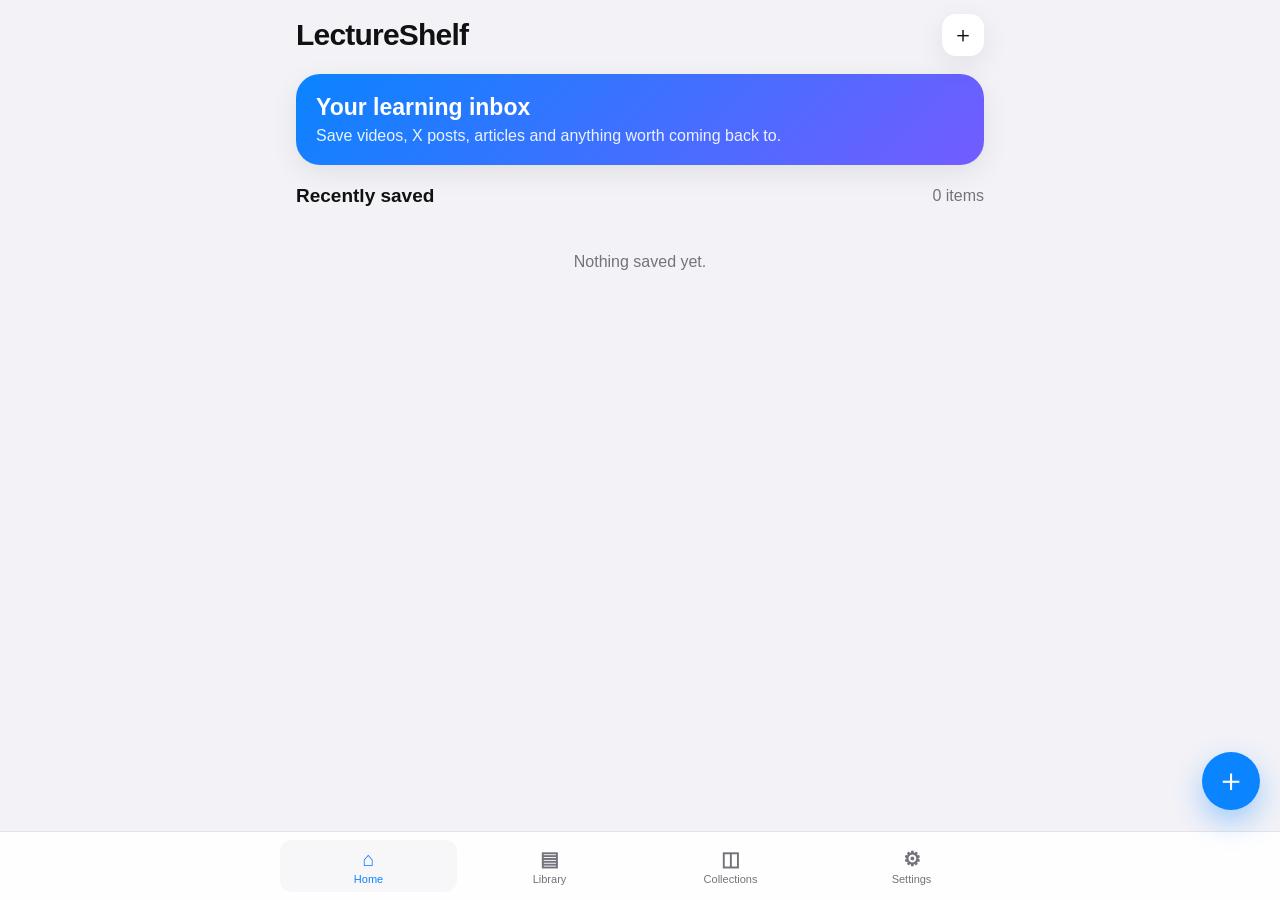
<file: index.html>
<!doctype html><html lang="en"><head><meta charset="utf-8"><meta name="viewport" content="width=device-width,initial-scale=1,viewport-fit=cover"><meta name="apple-mobile-web-app-capable" content="yes"><meta name="apple-mobile-web-app-title" content="LectureShelf"><meta name="theme-color" content="#0a84ff"><link rel="manifest" href="manifest.webmanifest"><title>LectureShelf</title><style>:root{font-family:-apple-system,BlinkMacSystemFont,"SF Pro Text","Segoe UI",sans-serif;color-scheme:light dark;--bg:#f2f2f7;--surface:#fff;--surface2:#f7f7fa;--text:#111;--muted:#73737b;--line:#e4e4e8;--accent:#0a84ff;--danger:#ff3b30;--shadow:0 8px 28px rgba(0,0,0,.08)}html[data-theme=dark]{color-scheme:dark;--bg:#000;--surface:#1c1c1e;--surface2:#2c2c2e;--text:#fff;--muted:#aaa;--line:#38383a;--shadow:none}@media(prefers-color-scheme:dark){html:not([data-theme]){--bg:#000;--surface:#1c1c1e;--surface2:#2c2c2e;--text:#fff;--muted:#aaa;--line:#38383a;--shadow:none}}*{box-sizing:border-box}body{margin:0;background:var(--bg);color:var(--text);padding-bottom:calc(86px + env(safe-area-inset-bottom));min-height:100vh}.shell{max-width:720px;margin:auto;padding:calc(14px + env(safe-area-inset-top)) 16px 24px}.topbar,.sectionHead{display:flex;align-items:center;justify-content:space-between;gap:12px}.topbar{margin-bottom:18px}.brand{font-size:30px;font-weight:800;letter-spacing:-.8px}.iconbtn,.pill,.primary,.secondary,.danger,.nav button,.fab{border:0;font:inherit;cursor:pointer}.iconbtn{width:42px;height:42px;border-radius:14px;background:var(--surface);color:var(--text);font-size:22px;box-shadow:var(--shadow)}.hero{background:linear-gradient(135deg,var(--accent),#745cff);color:#fff;border-radius:24px;padding:20px;margin-bottom:18px;box-shadow:var(--shadow)}.hero h2{margin:0 0 6px;font-size:23px}.hero p{margin:0;opacity:.9}.section{margin:20px 0}.sectionHead{margin-bottom:10px}.sectionHead h3{margin:0;font-size:19px}.muted{color:var(--muted)}.strip{display:flex;gap:12px;overflow:auto;padding:2px 1px 6px}.mini{flex:0 0 190px;background:var(--surface);border-radius:18px;padding:10px;box-shadow:var(--shadow)}.mini img{width:100%;aspect-ratio:16/9;object-fit:cover;border-radius:12px;background:var(--surface2)}.mini .t{font-weight:700;font-size:14px;line-height:1.25;margin:8px 0 4px;display:-webkit-box;-webkit-line-clamp:2;-webkit-box-orient:vertical;overflow:hidden}.mini .s{font-size:12px;color:var(--muted)}.chips{display:flex;gap:8px;overflow:auto;padding-bottom:4px}.pill{padding:9px 13px;border-radius:14px;background:var(--surface);color:var(--text);white-space:nowrap}.pill.active{background:var(--accent);color:#fff}.list{display:flex;flex-direction:column;gap:12px}.item{display:grid;grid-template-columns:116px 1fr;gap:12px;background:var(--surface);border-radius:20px;padding:10px;box-shadow:var(--shadow)}.visual{width:116px;aspect-ratio:16/10;border-radius:14px;background:var(--surface2);overflow:hidden;display:grid;place-items:center;position:relative}.visual img{width:100%;height:100%;object-fit:cover}.siteBadge{font-weight:800;font-size:22px;color:var(--muted)}.progress{position:absolute;left:0;right:0;bottom:0;height:4px;background:rgba(255,255,255,.35)}.progress span{display:block;height:100%;background:#ff3b30}.item h4{font-size:15px;line-height:1.25;margin:2px 0 5px;display:-webkit-box;-webkit-line-clamp:2;-webkit-box-orient:vertical;overflow:hidden}.meta{font-size:12px;color:var(--muted);margin-bottom:7px}.tags{display:flex;gap:5px;flex-wrap:wrap}.tag{font-size:11px;padding:4px 7px;background:var(--surface2);border-radius:999px}.itemActions{display:flex;gap:6px;margin-top:8px;flex-wrap:wrap}.itemActions button{border:0;border-radius:10px;padding:7px 9px;font:inherit;font-size:12px;font-weight:700}.openBtn{background:var(--accent);color:#fff}.softBtn{background:var(--surface2);color:var(--text)}.bottom{position:fixed;left:0;right:0;bottom:0;z-index:20;background:color-mix(in srgb,var(--surface) 92%,transparent);backdrop-filter:blur(18px);border-top:1px solid var(--line);padding:8px 12px calc(8px + env(safe-area-inset-bottom));display:flex;justify-content:center}.nav{width:min(720px,100%);display:grid;grid-template-columns:repeat(4,1fr);gap:4px}.nav button{background:transparent;color:var(--muted);font-size:11px;padding:7px 4px;border-radius:12px}.nav button.active{color:var(--accent);background:var(--surface2)}.nav b{display:block;font-size:20px;margin-bottom:2px}.fab{position:fixed;right:20px;bottom:calc(90px + env(safe-area-inset-bottom));z-index:25;width:58px;height:58px;border-radius:50%;background:var(--accent);color:#fff;font-size:32px;box-shadow:0 12px 28px rgba(10,132,255,.35)}.backdrop{position:fixed;inset:0;background:rgba(0,0,0,.38);z-index:40;display:none}.backdrop.show{display:block}.sheet{position:absolute;left:0;right:0;bottom:0;background:var(--surface);border-radius:26px 26px 0 0;padding:14px 16px calc(22px + env(safe-area-inset-bottom));max-height:88vh;overflow:auto}.handle{width:42px;height:5px;background:var(--line);border-radius:10px;margin:0 auto 14px}.sheet h3{font-size:22px;margin:0 0 14px}.field{margin-bottom:12px}.field label{display:block;font-size:12px;color:var(--muted);margin:0 0 6px 4px}.field input,.field textarea,.field select{width:100%;border:0;border-radius:14px;background:var(--surface2);color:var(--text);padding:13px;font:inherit}.field textarea{min-height:90px}.primary{width:100%;padding:14px;border-radius:14px;background:var(--accent);color:#fff;font-weight:800}.secondary{padding:10px 12px;border-radius:12px;background:var(--surface2);color:var(--text);font-weight:700}.danger{padding:10px 12px;border-radius:12px;background:transparent;color:var(--danger);font-weight:700}.playerCard{background:var(--surface);border-radius:22px;padding:12px}.player{aspect-ratio:16/9;background:#000;border-radius:14px;overflow:hidden}.player iframe{width:100%;height:100%;border:0}.settingsCard{background:var(--surface);border-radius:20px;padding:16px;margin-bottom:12px}.settingsCard select{width:100%;padding:12px;border:0;border-radius:12px;background:var(--surface2);color:var(--text)}.empty{text-align:center;color:var(--muted);padding:36px 12px}.reader{position:fixed;inset:0;z-index:60;background:var(--bg);display:none;flex-direction:column}.reader.show{display:flex}.readerTop{padding:calc(10px + env(safe-area-inset-top)) 14px 10px;background:color-mix(in srgb,var(--surface) 94%,transparent);backdrop-filter:blur(18px);border-bottom:1px solid var(--line);display:flex;gap:10px;align-items:center}.readerTop button{border:0;border-radius:12px;background:var(--surface2);color:var(--text);padding:9px 11px;font:inherit;font-weight:700}.readerTitle{font-weight:800;white-space:nowrap;overflow:hidden;text-overflow:ellipsis;flex:1}.readerScroll{flex:1;overflow:auto;-webkit-overflow-scrolling:touch}.article{max-width:720px;margin:auto;padding:28px 22px 80px;font-family:Georgia,"Times New Roman",serif;font-size:19px;line-height:1.7}.article h1,.article h2,.article h3{font-family:-apple-system,BlinkMacSystemFont,"SF Pro Display",sans-serif;line-height:1.15}.article h1{font-size:32px}.article h2{font-size:25px;margin-top:32px}.article h3{font-size:21px;margin-top:26px}.article p{margin:0 0 1.2em}.article a{color:var(--accent)}.article blockquote{border-left:4px solid var(--line);margin:20px 0;padding-left:16px;color:var(--muted)}.readerProgress{height:3px;background:var(--line)}.readerProgress span{display:block;height:100%;background:var(--accent);width:0}.loading{text-align:center;color:var(--muted);padding:80px 20px}.noteBox{font-family:-apple-system,BlinkMacSystemFont,sans-serif;font-size:14px;background:var(--surface2);border-radius:14px;padding:12px;margin-bottom:24px;color:var(--muted)}@media(max-width:390px){.item{grid-template-columns:102px 1fr}.visual{width:102px}.mini{flex-basis:170px}.article{font-size:18px;padding-left:18px;padding-right:18px}}</style></head><body><div class="shell"><div class="topbar"><div class="brand">LectureShelf</div><button class="iconbtn" onclick="openAdd()">＋</button></div><main id="view"></main></div><button class="fab" onclick="openAdd()">＋</button><div class="bottom"><div class="nav"><button id="nav-home" onclick="setTab('home')"><b>⌂</b>Home</button><button id="nav-library" onclick="setTab('library')"><b>▤</b>Library</button><button id="nav-collections" onclick="setTab('collections')"><b>◫</b>Collections</button><button id="nav-settings" onclick="setTab('settings')"><b>⚙︎</b>Settings</button></div></div><div id="addSheet" class="backdrop" onclick="if(event.target===this)closeAdd()"><div class="sheet"><div class="handle"></div><h3>Save something</h3><div class="field"><label>Link</label><input id="addUrl" placeholder="YouTube, X, article, anything…" inputmode="url"></div><div class="field"><label>Title</label><input id="addTitle" placeholder="Optional title"></div><div class="field"><label>Collection</label><select id="addCollection"></select></div><div class="field"><label>Note</label><textarea id="addNote" placeholder="Why did you save this?"></textarea></div><button class="primary" onclick="saveNewItem()">Save</button></div></div><div id="editSheet" class="backdrop" onclick="if(event.target===this)closeEdit()"><div class="sheet"><div class="handle"></div><h3>Edit item</h3><div class="field"><label>Title</label><input id="editTitle"></div><div class="field"><label>Collection</label><select id="editCollection"></select></div><div class="field"><label>Note</label><textarea id="editNote"></textarea></div><button class="primary" onclick="saveEdit()">Save changes</button><div style="height:8px"></div><button class="danger" style="width:100%" onclick="deleteEditing()">Remove item</button></div></div><div id="reader" class="reader"><div class="readerTop"><button onclick="closeReader()">‹ Back</button><div id="readerTitle" class="readerTitle">Reader</div><button onclick="openOriginal()">Open External</button></div><div class="readerProgress"><span id="readerBar"></span></div><div id="readerScroll" class="readerScroll"><div id="article" class="article"><div class="loading">Loading article…</div></div></div></div><script src="https://www.youtube.com/iframe_api"></script><script>const KEY='lectureshelf-mini-v1',THEME_KEY='lectureshelf-theme';let raw={};try{raw=JSON.parse(localStorage.getItem(KEY)||'{}')}catch{};let data={items:[],collections:[]};if(Array.isArray(raw.items)){data=raw}else{data.collections=Array.isArray(raw.groups)?raw.groups:[];data.items=(Array.isArray(raw.videos)?raw.videos:[]).map(v=>({uid:'yt-'+v.id,type:'youtube',url:'https://www.youtube.com/watch?v='+v.id,youtubeId:v.id,title:v.title||'',collection:v.group||'Ungrouped',note:v.note||'',pos:v.pos||0,duration:v.duration||0,done:!!v.done,created:v.addedAt||v.updated||Date.now(),updated:v.updated||Date.now()}))}data.items.forEach(x=>{if(!x.uid)x.uid=(x.type||'link')+'-'+Math.random().toString(36).slice(2);if(!x.collection)x.collection='Ungrouped';if(!x.created)x.created=x.updated||Date.now();if(!x.updated)x.updated=x.created;if(!Number.isFinite(x.readPct))x.readPct=0});let tab='home',activeCollection='All',editingUid=null,player=null,ready=false,currentUid=null,readerUid=null,readerTimer=null;const $=id=>document.getElementById(id);function save(){localStorage.setItem(KEY,JSON.stringify(data))}save();let currentTheme=localStorage.getItem(THEME_KEY)||'system';if(currentTheme!=='system')document.documentElement.dataset.theme=currentTheme;function allCollections(){return['Ungrouped',...data.collections.filter(x=>x&&x!=='Ungrouped')]}function detectType(url){try{const h=new URL(url).hostname.replace(/^www\./,'');if(h==='youtu.be'||h.endsWith('youtube.com'))return'youtube';if(h==='x.com'||h==='twitter.com')return'x';return'link'}catch{return'link'}}function ytId(url){try{const u=new URL(url);if(u.hostname==='youtu.be')return u.pathname.split('/').filter(Boolean)[0]||'';if(u.hostname.includes('youtube.com')){if(u.pathname==='/watch')return u.searchParams.get('v')||'';const p=u.pathname.split('/').filter(Boolean);if(['shorts','embed','live'].includes(p[0]))return p[1]||''}}catch{}return''}function host(url){try{return new URL(url).hostname.replace(/^www\./,'')}catch{return'Link'}}function esc(s){return String(s||'').replace(/[&<>"']/g,c=>({'&':'&amp;','<':'&lt;','>':'&gt;','"':'&quot;',"'":'&#039;'}[c]))}function thumb(x){return x.type==='youtube'&&x.youtubeId?'https://i.ytimg.com/vi/'+encodeURIComponent(x.youtubeId)+'/hqdefault.jpg':''}function pct(x){if(x.done)return 100;if(x.type==='link')return Math.round(x.readPct||0);if(x.duration>0)return Math.min(99,Math.max(0,Math.round((x.pos||0)/x.duration*100)));return 0}function status(x){if(x.type==='link'){if(x.done)return'Completed';return x.readPct>1?'Resume reading · '+Math.round(x.readPct)+'%':host(x.url)}if(x.type==='x')return x.done?'Completed':'X post';if(x.done)return'Completed';if(x.pos&&x.duration)return pct(x)+'% · '+fmt(x.pos)+' / '+fmt(x.duration);if(x.pos)return'Resume at '+fmt(x.pos);return'Not started'}function fmt(s){s=Math.max(0,Math.floor(s||0));const h=Math.floor(s/3600),m=Math.floor((s%3600)/60),sec=String(s%60).padStart(2,'0');return h?h+':'+String(m).padStart(2,'0')+':'+sec:m+':'+sec}function visual(x){const t=thumb(x);if(t)return'<div class="visual"><img src="'+t+'"><div class="progress"><span style="width:'+pct(x)+'%"></span></div></div>';const label=x.type==='x'?'X':host(x.url).slice(0,1).toUpperCase();return'<div class="visual"><div class="siteBadge">'+esc(label)+'</div>'+(x.type==='link'&&x.readPct?'<div class="progress"><span style="width:'+pct(x)+'%"></span></div>':'')+'</div>'}function defaultTitle(x){return x.type==='youtube'?'YouTube video':x.type==='x'?'X post':host(x.url)}function card(x){const external=x.type==='link'?'<button class="softBtn" onclick="openExternal(\''+x.uid+'\')">External</button>':'';return'<div class="item">'+visual(x)+'<div><h4>'+esc(x.title||defaultTitle(x))+'</h4><div class="meta">'+esc(status(x))+'</div><div class="tags"><span class="tag">'+esc(x.collection)+'</span><span class="tag">'+(x.type==='youtube'?'Video':x.type==='x'?'X post':'Article')+'</span></div><div class="itemActions"><button class="openBtn" onclick="openItem(\''+x.uid+'\')">'+(x.type==='youtube'?'Open':x.type==='link'?'Read':'Visit')+'</button>'+external+'<button class="softBtn" onclick="editItem(\''+x.uid+'\')">Edit</button></div></div></div>'}function openExternal(uid){const x=data.items.find(i=>i.uid===uid);if(x)window.open(x.url,'_blank','noopener')}function setTab(t){tab=t;render()}function nav(){['home','library','collections','settings'].forEach(t=>{const n=$('nav-'+t);if(n)n.classList.toggle('active',t===tab)})}function render(){nav();if(tab==='home')renderHome();else if(tab==='library')renderLibrary();else if(tab==='collections')renderCollections();else renderSettings()}function renderHome(){const cont=data.items.filter(x=>!x.done&&((x.type==='youtube'&&x.pos>0)||(x.type==='link'&&x.readPct>1))).sort((a,b)=>b.updated-a.updated).slice(0,8);const recent=[...data.items].sort((a,b)=>b.created-a.created).slice(0,8);$('view').innerHTML='<div class="hero"><h2>Your learning inbox</h2><p>Save videos, X posts, articles and anything worth coming back to.</p></div>'+(cont.length?'<div class="section"><div class="sectionHead"><h3>Continue</h3></div><div class="strip">'+cont.map(mini).join('')+'</div></div>':'')+'<div class="section"><div class="sectionHead"><h3>Recently saved</h3><span class="muted">'+data.items.length+' items</span></div><div class="list">'+(recent.length?recent.map(card).join(''):'<div class="empty">Nothing saved yet.</div>')+'</div></div>'}function mini(x){const t=thumb(x);return'<div class="mini" onclick="openItem(\''+x.uid+'\')">'+(t?'<img src="'+t+'">':'<div class="visual" style="width:100%;aspect-ratio:16/9">'+esc(x.type==='x'?'X':host(x.url).slice(0,1).toUpperCase())+'</div>')+'<div class="t">'+esc(x.title||defaultTitle(x))+'</div><div class="s">'+esc(status(x))+'</div></div>'}function renderLibrary(){const items=[...data.items].sort((a,b)=>b.updated-a.updated).filter(x=>activeCollection==='All'||x.collection===activeCollection);$('view').innerHTML='<div class="section"><div class="sectionHead"><h3>Library</h3><span class="muted">'+items.length+'</span></div><div class="chips">'+['All',...allCollections()].map(c=>'<button class="pill '+(c===activeCollection?'active':'')+'" onclick="activeCollection=\''+esc(c)+'\';renderLibrary()">'+esc(c)+'</button>').join('')+'</div></div><div class="list">'+(items.length?items.map(card).join(''):'<div class="empty">No items here.</div>')+'</div>'}function renderCollections(){const cols=allCollections();$('view').innerHTML='<div class="section"><div class="sectionHead"><h3>Collections</h3></div><div class="settingsCard"><div class="field"><label>New collection</label><input id="newCollection" placeholder="e.g. Economics, Ideas, Travel"></div><button class="primary" onclick="addCollection()">Create collection</button></div><div class="list">'+cols.map(c=>'<div class="settingsCard" onclick="activeCollection=\''+esc(c)+'\';tab=\'library\';render()"><div class="sectionHead"><strong>'+esc(c)+'</strong><span class="muted">'+data.items.filter(x=>x.collection===c).length+' items</span></div></div>').join('')+'</div></div>'}function renderSettings(){$('view').innerHTML='<div class="section"><div class="sectionHead"><h3>Settings</h3></div><div class="settingsCard"><div class="field"><label>Appearance</label><select id="themeSetting"><option value="system">System</option><option value="light">Light</option><option value="dark">Dark</option></select></div></div><div class="settingsCard"><strong>Backup</strong><p class="muted">Export or restore your whole library.</p><div style="display:flex;gap:8px"><button class="secondary" onclick="exportData()">Export</button><button class="secondary" onclick="importData()">Import</button></div></div></div>';$('themeSetting').value=currentTheme;$('themeSetting').onchange=e=>{currentTheme=e.target.value;if(currentTheme==='system')document.documentElement.removeAttribute('data-theme');else document.documentElement.dataset.theme=currentTheme;localStorage.setItem(THEME_KEY,currentTheme)}}function openAdd(){fillCollectionSelect($('addCollection'));$('addSheet').classList.add('show')}function closeAdd(){$('addSheet').classList.remove('show')}function fillCollectionSelect(sel,selected='Ungrouped'){sel.innerHTML=allCollections().map(c=>'<option value="'+esc(c)+'" '+(c===selected?'selected':'')+'>'+esc(c)+'</option>').join('')}function saveNewItem(){const url=$('addUrl').value.trim();if(!url){alert('Paste a link first.');return}let normalized=url;try{normalized=new URL(url).href}catch{try{normalized=new URL('https://'+url).href}catch{alert('That link does not look valid.');return}}const type=detectType(normalized),id=type==='youtube'?ytId(normalized):'',uid=(type==='youtube'&&id)?'yt-'+id:'i-'+Date.now()+'-'+Math.random().toString(36).slice(2,7);let x=data.items.find(i=>i.uid===uid);if(x){x.updated=Date.now();x.collection=$('addCollection').value;if($('addTitle').value.trim())x.title=$('addTitle').value.trim();if($('addNote').value.trim())x.note=$('addNote').value.trim()}else data.items.push({uid,type,url:normalized,youtubeId:id,title:$('addTitle').value.trim(),collection:$('addCollection').value||'Ungrouped',note:$('addNote').value.trim(),pos:0,duration:0,readPct:0,done:false,created:Date.now(),updated:Date.now()});save();$('addUrl').value='';$('addTitle').value='';$('addNote').value='';closeAdd();render();if(type==='youtube'&&id)openItem(uid)}function openItem(uid){savePlayer();const x=data.items.find(i=>i.uid===uid);if(!x)return;x.updated=Date.now();save();if(x.type==='youtube'&&x.youtubeId){currentUid=uid;showPlayer(x)}else if(x.type==='link'){openReader(uid)}else window.open(x.url,'_blank','noopener')}function showPlayer(x){let box=$('playerHost');if(!box){box=document.createElement('div');box.id='playerHost';box.className='backdrop show';box.onclick=e=>{if(e.target===box)closePlayer()};box.innerHTML='<div class="sheet"><div class="handle"></div><div class="playerCard"><div class="player"><div id="player"></div></div><h3 id="playerTitle" style="margin:12px 2px 4px"></h3><div id="playerStatus" class="muted"></div><div style="display:flex;gap:8px;margin-top:10px"><button class="secondary" onclick="toggleDoneCurrent()">Complete</button><button class="secondary" onclick="closePlayer()">Close</button></div></div></div>';document.body.appendChild(box);ready=false;player=new YT.Player('player',{videoId:x.youtubeId,playerVars:{playsinline:1,rel:0,start:Math.floor(x.pos||0)},events:{onReady:()=>{ready=true;player.seekTo(x.pos||0,true);syncPlayerMeta()},onStateChange:e=>{if(e.data===YT.PlayerState.PLAYING)setTimeout(syncPlayerMeta,350);if(e.data===YT.PlayerState.PAUSED||e.data===YT.PlayerState.ENDED)savePlayer()}}})}else{box.classList.add('show');if(ready&&player)player.loadVideoById({videoId:x.youtubeId,startSeconds:x.pos||0})}$('playerTitle').textContent=x.title||'YouTube video';$('playerStatus').textContent=status(x)}function closePlayer(){savePlayer();const box=$('playerHost');if(box)box.classList.remove('show');currentUid=null}function syncPlayerMeta(){if(!ready||!player||!currentUid)return;const x=data.items.find(i=>i.uid===currentUid);if(!x)return;const vd=player.getVideoData?player.getVideoData():null,d=player.getDuration?player.getDuration():0;if(vd&&vd.title&&!x.title)x.title=vd.title.trim();if(Number.isFinite(d)&&d>0)x.duration=d;save();if($('playerTitle'))$('playerTitle').textContent=x.title||'YouTube video';if($('playerStatus'))$('playerStatus').textContent=status(x)}function savePlayer(){if(!ready||!player||!currentUid)return;const x=data.items.find(i=>i.uid===currentUid);if(!x)return;const t=player.getCurrentTime?player.getCurrentTime():0,d=player.getDuration?player.getDuration():0;if(Number.isFinite(t)){x.pos=t;x.updated=Date.now()}if(Number.isFinite(d)&&d>0)x.duration=d;if(x.duration&&x.pos>=x.duration-5)x.done=true;save()}function toggleDoneCurrent(){const x=data.items.find(i=>i.uid===currentUid);if(!x)return;x.done=!x.done;save();if($('playerStatus'))$('playerStatus').textContent=status(x);render()}async function openReader(uid){const x=data.items.find(i=>i.uid===uid);if(!x)return;readerUid=uid;$('readerTitle').textContent=x.title||host(x.url);$('article').innerHTML='<div class="loading">Preparing Reader Mode…</div>';$('reader').classList.add('show');$('readerBar').style.width=(x.readPct||0)+'%';try{const res=await fetch('https://r.jina.ai/'+x.url);if(!res.ok)throw 0;const txt=await res.text();const parsed=parseReader(txt);if(!x.title&&parsed.title){x.title=parsed.title;$('readerTitle').textContent=parsed.title}x.readerCached=txt;x.updated=Date.now();save();$('article').innerHTML=(x.note?'<div class="noteBox">'+esc(x.note)+'</div>':'')+renderMarkdown(parsed.body);requestAnimationFrame(()=>restoreReaderPosition(x))}catch{$('article').innerHTML='<div class="loading"><p>Reader Mode could not load this article.</p><button class="secondary" onclick="openOriginal()">Open externally</button></div>'}}function parseReader(txt){let title='';for(const l of txt.replace(/\r/g,'').split('\n').slice(0,12)){const m=l.match(/^Title:\s*(.+)$/i);if(m){title=m[1].trim();break}}const body=txt.replace(/^Title:.*$/mi,'').replace(/^URL Source:.*$/mi,'').replace(/^Published Time:.*$/mi,'').replace(/^Markdown Content:\s*/mi,'').trim();return{title,body}}function inlineMd(s){let out=esc(s);out=out.replace(/\[([^\]]+)\]\((https?:\/\/[^)]+)\)/g,'<a href="$2" target="_blank" rel="noopener">$1</a>');out=out.replace(/\*\*([^*]+)\*\*/g,'<strong>$1</strong>').replace(/\*([^*]+)\*/g,'<em>$1</em>');return out}function renderMarkdown(md){const lines=md.split('\n'),html=[];let p=[];const flush=()=>{if(p.length){html.push('<p>'+inlineMd(p.join(' '))+'</p>');p=[]}};for(let line of lines){line=line.trim();if(!line){flush();continue}let m;if((m=line.match(/^###\s+(.+)/))){flush();html.push('<h3>'+inlineMd(m[1])+'</h3>')}else if((m=line.match(/^##\s+(.+)/))){flush();html.push('<h2>'+inlineMd(m[1])+'</h2>')}else if((m=line.match(/^#\s+(.+)/))){flush();html.push('<h1>'+inlineMd(m[1])+'</h1>')}else if((m=line.match(/^>\s*(.+)/))){flush();html.push('<blockquote>'+inlineMd(m[1])+'</blockquote>')}else p.push(line)}flush();return html.join('')}function restoreReaderPosition(x){const s=$('readerScroll'),max=Math.max(0,s.scrollHeight-s.clientHeight);s.scrollTop=max*(Math.max(0,Math.min(100,x.readPct||0))/100)}function saveReaderPosition(){if(!readerUid)return;const x=data.items.find(i=>i.uid===readerUid),s=$('readerScroll');if(!x||!s)return;const max=Math.max(1,s.scrollHeight-s.clientHeight);x.readPct=Math.max(0,Math.min(100,s.scrollTop/max*100));x.updated=Date.now();if(x.readPct>97)x.done=true;$('readerBar').style.width=x.readPct+'%';save()}$('readerScroll').addEventListener('scroll',()=>{clearTimeout(readerTimer);readerTimer=setTimeout(saveReaderPosition,120)});function closeReader(){saveReaderPosition();$('reader').classList.remove('show');readerUid=null;render()}function openOriginal(){const x=data.items.find(i=>i.uid===readerUid);if(x)window.open(x.url,'_blank','noopener')}function editItem(uid){editingUid=uid;const x=data.items.find(i=>i.uid===uid);if(!x)return;$('editTitle').value=x.title||'';$('editNote').value=x.note||'';fillCollectionSelect($('editCollection'),x.collection);$('editSheet').classList.add('show')}function closeEdit(){$('editSheet').classList.remove('show');editingUid=null}function saveEdit(){const x=data.items.find(i=>i.uid===editingUid);if(!x)return;x.title=$('editTitle').value.trim();x.note=$('editNote').value.trim();x.collection=$('editCollection').value;x.updated=Date.now();save();closeEdit();render()}function deleteEditing(){if(!editingUid||!confirm('Remove this item?'))return;data.items=data.items.filter(i=>i.uid!==editingUid);save();closeEdit();render()}function addCollection(){const inp=$('newCollection'),n=inp.value.trim();if(!n||n==='Ungrouped'||data.collections.includes(n))return;data.collections.push(n);inp.value='';save();renderCollections()}function exportData(){savePlayer();saveReaderPosition();const blob=new Blob([JSON.stringify({app:'LectureShelf',version:5,exportedAt:new Date().toISOString(),data},null,2)],{type:'application/json'}),a=document.createElement('a');a.href=URL.createObjectURL(blob);a.download='LectureShelf-backup-'+new Date().toISOString().slice(0,10)+'.json';a.click();setTimeout(()=>URL.revokeObjectURL(a.href),1000)}function importData(){const i=document.createElement('input');i.type='file';i.accept='.json,application/json';i.onchange=async()=>{try{const o=JSON.parse(await i.files[0].text()),d=o.data||o;if(!Array.isArray(d.items))throw 0;if(!confirm('Replace your current library with this backup?'))return;data={items:d.items,collections:Array.isArray(d.collections)?d.collections:[]};save();render();alert('Imported.')}catch{alert('Invalid LectureShelf backup.')}};i.click()}window.onYouTubeIframeAPIReady=()=>{};setInterval(()=>{savePlayer();saveReaderPosition()},5000);document.addEventListener('visibilitychange',()=>{if(document.hidden){savePlayer();saveReaderPosition()}});window.addEventListener('pagehide',()=>{savePlayer();saveReaderPosition()});if('serviceWorker'in navigator)navigator.serviceWorker.register('./sw.js').catch(()=>{});render();</script></body></html>
</file>
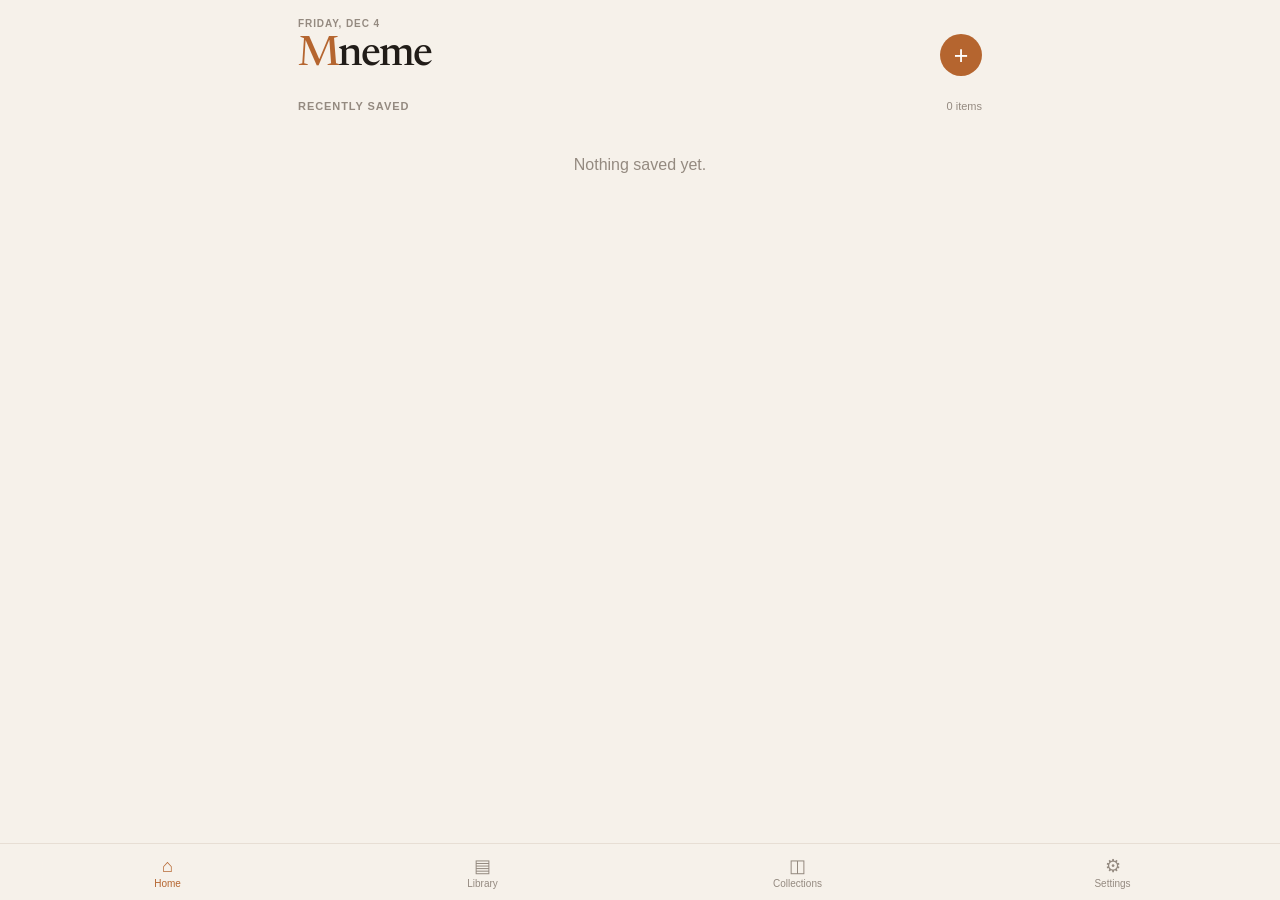
<file: mneme-preview/index.html>
<!doctype html>
<html lang="en">
<head>
<meta charset="utf-8">
<meta name="viewport" content="width=device-width,initial-scale=1,viewport-fit=cover">
<meta name="apple-mobile-web-app-capable" content="yes">
<meta name="apple-mobile-web-app-title" content="Mneme Preview">
<meta name="theme-color" content="#f6f1ea">
<link rel="manifest" href="./manifest.webmanifest?v=26">
<title>Mneme Preview · Build 26</title>
<link rel="stylesheet" href="./mneme-v2.css?v=26">
<style>.fab{display:none!important}#topAdd[hidden]{display:none!important}.labelHint{display:block;text-transform:none;letter-spacing:0;font-weight:400;font-size:10px;color:var(--muted);margin-top:7px}.labelPicker{display:flex;flex-wrap:wrap;gap:7px;margin-top:7px}.labelChoice{border:1px solid var(--line);background:var(--paper);color:var(--ink);border-radius:999px;padding:7px 10px;font-size:11px;font-weight:650}.labelChoice.active{border-color:var(--accent);color:var(--accent)}.labelAdd{border-style:dashed;color:var(--accent)}.labelTag{color:var(--accent)}.notesList{display:flex;flex-direction:column;gap:8px;margin:12px 0}.noteRow{background:var(--soft);border-radius:12px;padding:10px 11px}.noteTop{display:flex;align-items:center;gap:8px;margin-bottom:4px}.noteTime{border:0;background:var(--paper);color:var(--accent);border-radius:999px;padding:4px 7px;font-size:10px;font-weight:800}.noteText{font-size:12px;line-height:1.35}.noteMeta{font-size:9px;color:var(--muted);margin-left:auto}.noteDelete{border:0;background:transparent;color:var(--danger);font-size:11px}.noteComposer{display:grid;grid-template-columns:88px minmax(0,1fr);gap:8px}.mediaSheet{max-height:92vh}.videoWrap{aspect-ratio:16/9;background:#000;border-radius:15px;overflow:hidden}.videoWrap iframe{width:100%;height:100%;border:0}.mediaMeta{padding:12px 2px 2px}.readerView{position:fixed;inset:0;z-index:70;background:var(--bg);display:none;flex-direction:column}.readerView.show{display:flex}.readerTop{padding:calc(10px + env(safe-area-inset-top)) 12px 9px;background:var(--paper);border-bottom:1px solid var(--line);display:flex;align-items:center;gap:8px}.readerTop button{border:0;background:var(--soft);color:var(--ink);border-radius:11px;padding:8px 10px;font-size:12px;font-weight:700}.readerTop strong{flex:1;white-space:nowrap;overflow:hidden;text-overflow:ellipsis}.readerProgress{height:3px;background:var(--line)}.readerProgress span{display:block;height:100%;background:var(--accent);width:0}.readerScroll{flex:1;overflow:auto;-webkit-overflow-scrolling:touch}.article{max-width:700px;margin:auto;padding:28px 22px 90px;font:400 19px/1.7 "Newsreader",Georgia,serif}.mnemeFilterBar{display:flex;align-items:center;gap:9px;margin-bottom:14px}.filterButton,.filterOption{border:1px solid var(--line);background:var(--paper);color:var(--ink);border-radius:999px;padding:8px 13px;font-size:11px}.filterButton.active,.filterOption.active{color:var(--accent);border-color:var(--accent)}.filterSummary{font-size:11px;color:var(--muted)}.filterSection{margin-top:16px}.filterOptions{display:flex;flex-wrap:wrap;gap:7px}</style>
</head><body>
<div class="app"><header class="masthead"><div><div id="today" class="kicker"></div><h1>Mneme</h1></div><button id="topAdd" class="round addTop" onclick="Mneme.openSave()">+</button></header><main id="view"></main></div>
<nav class="tabbar"><button data-tab="home" onclick="Mneme.setTab('home')"><span>⌂</span>Home</button><button data-tab="library" onclick="Mneme.setTab('library')"><span>▤</span>Library</button><button data-tab="collections" onclick="Mneme.setTab('collections')"><span>◫</span>Collections</button><button data-tab="settings" onclick="Mneme.setTab('settings')"><span>⚙︎</span>Settings</button></nav>
<div id="saveBackdrop" class="backdrop" onclick="if(event.target===this)Mneme.closeSave()"><section class="sheet"><div class="handle"></div><div class="sheetHead"><h2>Save to Mneme</h2><button class="quiet" onclick="Mneme.closeSave()">Done</button></div><label>Link<input id="saveUrl" inputmode="url" placeholder="Paste a link"></label><div id="savePreview" class="preview"><div class="previewIcon">＋</div><div><b>Paste or share a link</b><small>Preview will appear here</small></div></div><label>Title<input id="saveTitle" placeholder="Optional title"></label><label>Category<div class="collectionRow"><select id="saveCollection"></select><button class="newCollection" onclick="Mneme.newCollectionFromSave()">+ New</button></div></label><label>Additional Labels<input id="saveLabels" type="hidden"><div id="saveLabelPicker" class="labelPicker"></div></label><label>Note<textarea id="saveNote"></textarea></label><button class="primary" onclick="Mneme.saveItem()">Save</button></section></div>
<div id="editBackdrop" class="backdrop" onclick="if(event.target===this)Mneme.closeEdit()"><section class="sheet"><div class="handle"></div><div class="sheetHead"><h2>Edit details</h2><button class="quiet" onclick="Mneme.closeEdit()">Done</button></div><label>Title<input id="editTitle"></label><label>Category<select id="editCollection"></select></label><label>Additional Labels<input id="editLabels" type="hidden"><div id="editLabelPicker" class="labelPicker"></div></label><label>Note<textarea id="editNote"></textarea></label><button class="primary" onclick="Mneme.saveEdit()">Save changes</button><button class="delete" onclick="Mneme.deleteEditing()">Remove item</button></section></div>
<div id="notesBackdrop" class="backdrop" onclick="if(event.target===this)MnemeNotes.close()"><section class="sheet"><div class="handle"></div><div class="sheetHead"><h2 id="notesTitle">Notes</h2><button class="quiet" onclick="MnemeNotes.close()">Done</button></div><label>General note<textarea id="generalNote"></textarea></label><button class="primary" onclick="MnemeNotes.saveGeneral()">Save general note</button><div id="timestampSection"><div id="notesList" class="notesList"></div><div class="noteComposer"><input id="noteTime" placeholder="12:43"><textarea id="noteText" placeholder="What happens here?"></textarea></div><button class="primary" onclick="MnemeNotes.addTimestamp()">Add timestamped note</button></div></section></div>
<div id="playerBackdrop" class="backdrop" onclick="if(event.target===this)MnemeMedia.closePlayer()"><section class="sheet mediaSheet"><div class="handle"></div><div class="videoWrap"><div id="ytPlayer"></div></div><div class="mediaMeta"><h2 id="mediaPlayerTitle">YouTube video</h2><div id="mediaPlayerStatus" class="meta"></div><div class="actions"><button class="soft" onclick="MnemeMedia.closePlayer()">Close</button></div></div></section></div>
<div id="readerBackdrop" class="readerView"><div class="readerTop"><button onclick="MnemeMedia.closeReader()">‹ Back</button><strong id="readerTitle">Reader</strong><button onclick="MnemeMedia.openExternalReader()">External</button></div><div class="readerProgress"><span id="readerBar"></span></div><div id="readerScroll" class="readerScroll"><article id="article" class="article"></article></div></div>
<script src="https://www.youtube.com/iframe_api"></script>
<script src="./mneme-v2.js?v=26"></script><script src="./labels.js?v=6"></script><script src="./media.js?v=4"></script><script src="./notes.js?v=4"></script><script src="./ui19.js?v=26"></script><script src="./filter22.js?v=2"></script><script src="./density23.js?v=1"></script>
<script>(()=>{const sync=()=>{const b=document.getElementById('topAdd');if(b)b.hidden=!!document.querySelector('[data-tab="settings"].active')};new MutationObserver(sync).observe(document.querySelector('.tabbar'),{subtree:true,attributes:true,attributeFilter:['class']});sync();if('serviceWorker'in navigator)navigator.serviceWorker.register('./sw.js?v=26',{scope:'./'}).then(r=>r.update()).catch(()=>{})})();</script></body></html>
</file>
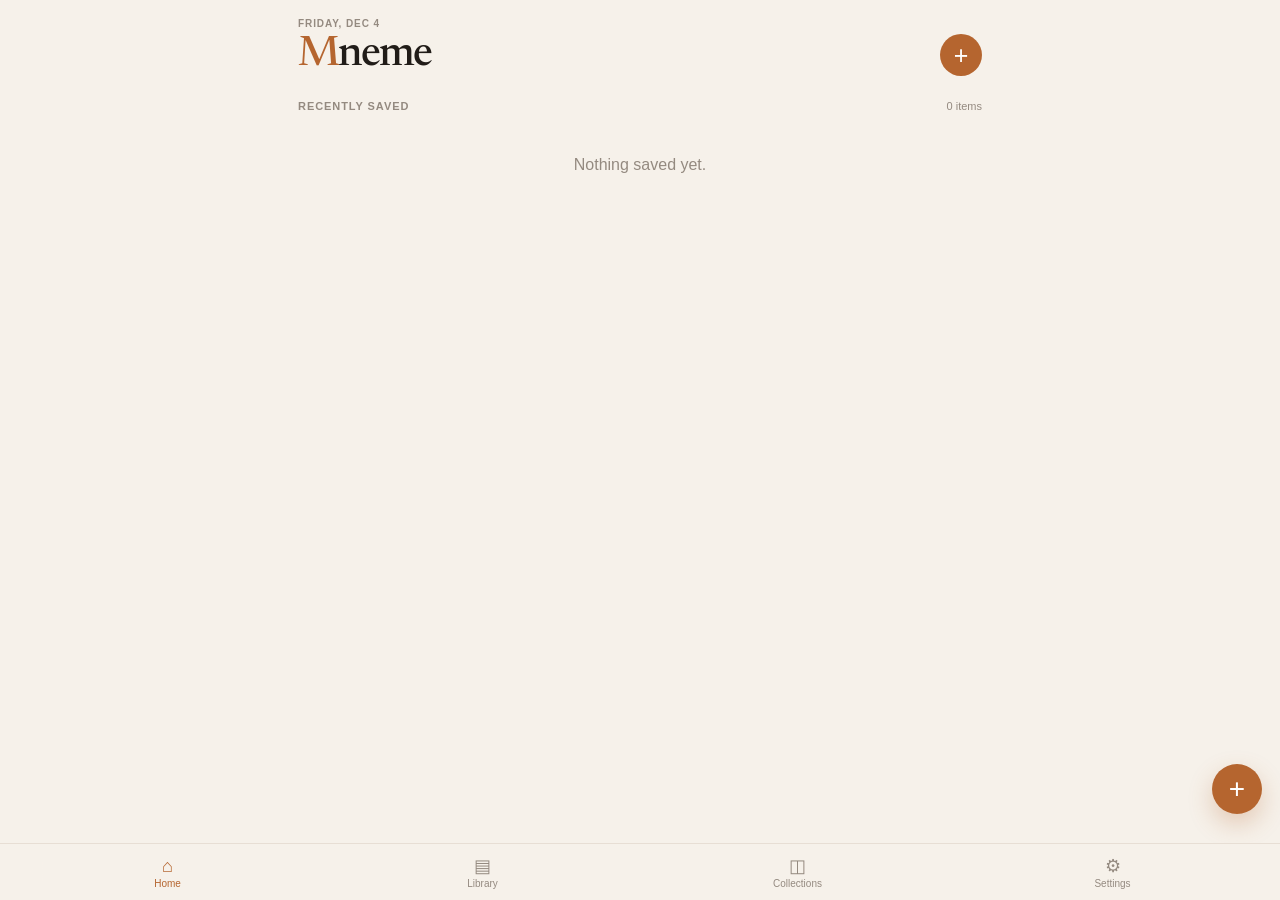
<file: mneme-v2.html>
<!doctype html>
<html lang="en">
<head>
<meta charset="utf-8">
<meta name="viewport" content="width=device-width,initial-scale=1,viewport-fit=cover">
<meta name="apple-mobile-web-app-capable" content="yes">
<meta name="apple-mobile-web-app-title" content="Mneme">
<meta name="theme-color" content="#f6f1ea">
<title>Mneme</title>
<link rel="stylesheet" href="./mneme-v2.css?v=2">
</head>
<body>
<div class="app">
<header class="masthead">
  <div><div id="today" class="kicker"></div><h1>Mneme</h1></div>
  <button class="round addTop" aria-label="Save something" onclick="Mneme.openSave()">+</button>
</header>
<main id="view"></main>
</div>
<button class="fab" aria-label="Save something" onclick="Mneme.openSave()">+</button>
<nav class="tabbar" aria-label="Main navigation">
  <button data-tab="home" onclick="Mneme.setTab('home')"><span>⌂</span>Home</button>
  <button data-tab="library" onclick="Mneme.setTab('library')"><span>▤</span>Library</button>
  <button data-tab="collections" onclick="Mneme.setTab('collections')"><span>◫</span>Collections</button>
  <button data-tab="settings" onclick="Mneme.setTab('settings')"><span>⚙︎</span>Settings</button>
</nav>
<div id="saveBackdrop" class="backdrop" onclick="if(event.target===this)Mneme.closeSave()">
  <section class="sheet">
    <div class="handle"></div>
    <div class="sheetHead"><h2>Save to Mneme</h2><button class="quiet" onclick="Mneme.closeSave()">Done</button></div>
    <label>Link<input id="saveUrl" inputmode="url" placeholder="Paste a link"></label>
    <div id="savePreview" class="preview"><div class="previewIcon">＋</div><div><b>Paste or share a link</b><small>Preview will appear here</small></div></div>
    <label>Title<input id="saveTitle" placeholder="Optional title"></label>
    <label>Collection<div class="collectionRow"><select id="saveCollection"></select><button class="newCollection" onclick="Mneme.newCollectionFromSave()">+ New</button></div></label>
    <label>Note<textarea id="saveNote" placeholder="Why did you save this?"></textarea></label>
    <button class="primary" onclick="Mneme.saveItem()">Save</button>
  </section>
</div>
<div id="editBackdrop" class="backdrop" onclick="if(event.target===this)Mneme.closeEdit()">
  <section class="sheet">
    <div class="handle"></div><div class="sheetHead"><h2>Edit details</h2><button class="quiet" onclick="Mneme.closeEdit()">Done</button></div>
    <label>Title<input id="editTitle"></label>
    <label>Collection<select id="editCollection"></select></label>
    <label>Note<textarea id="editNote"></textarea></label>
    <button class="primary" onclick="Mneme.saveEdit()">Save changes</button>
    <button class="delete" onclick="Mneme.deleteEditing()">Remove item</button>
  </section>
</div>
<script src="./mneme-v2.js?v=1"></script>
<script src="./mneme-v2-fixes.js?v=2"></script>
</body>
</html>
</file>
<file: mneme-preview/mneme-v2.css>
@import url('https://fonts.googleapis.com/css2?family=Newsreader:opsz,wght@6..72,400;6..72,500;6..72,600&display=swap');
:root{--bg:#f6f1ea;--paper:#fffdfa;--ink:#211c18;--muted:#948a80;--line:#e7ded4;--accent:#b5652f;--soft:#ede4da;--danger:#a84940;--shadow:0 8px 28px rgba(70,52,38,.08);color-scheme:light}
html[data-theme="light"]{--bg:#f6f1ea;--paper:#fffdfa;--ink:#211c18;--muted:#948a80;--line:#e7ded4;--accent:#b5652f;--soft:#ede4da;--danger:#a84940;--shadow:0 8px 28px rgba(70,52,38,.08);color-scheme:light}
html[data-theme="dark"]{--bg:#1d1916;--paper:#28221e;--ink:#f5efe8;--muted:#aea299;--line:#443a33;--accent:#d1844d;--soft:#352e29;--danger:#d16d62;--shadow:none;color-scheme:dark}
@media(prefers-color-scheme:dark){html:not([data-theme]){--bg:#1d1916;--paper:#28221e;--ink:#f5efe8;--muted:#aea299;--line:#443a33;--accent:#d1844d;--soft:#352e29;--danger:#d16d62;--shadow:none;color-scheme:dark}}
*{box-sizing:border-box}body{margin:0;background:var(--bg);color:var(--ink);font-family:-apple-system,BlinkMacSystemFont,"SF Pro Text",sans-serif;padding-bottom:94px;min-height:100vh}.app{max-width:720px;margin:auto;padding:calc(18px + env(safe-area-inset-top)) 18px 30px}.masthead{display:flex;align-items:flex-end;justify-content:space-between;margin-bottom:22px}.kicker{text-transform:uppercase;letter-spacing:.09em;font-size:10px;font-weight:700;color:var(--muted);margin-bottom:5px}.masthead h1{font:500 42px/1 "Newsreader",Georgia,serif;margin:0;letter-spacing:-.04em}.masthead h1::first-letter{color:var(--accent)}button,input,textarea,select{font:inherit}.round,.fab{border:0;background:var(--accent);color:white;border-radius:50%}.round{width:42px;height:42px;font-size:25px}.fab{position:fixed;right:18px;bottom:calc(86px + env(safe-area-inset-bottom));width:50px;height:50px;font-size:28px;box-shadow:0 10px 24px rgba(181,101,47,.28)}.section{margin:24px 0}.sectionHead{display:flex;align-items:center;justify-content:space-between;margin-bottom:10px}.sectionHead h2{margin:0;text-transform:uppercase;letter-spacing:.085em;font-size:11px;color:var(--muted)}.count{font-size:11px;color:var(--muted)}.continue{display:flex;gap:12px;overflow:auto;padding-bottom:4px;scroll-snap-type:x proximity}.continueCard{flex:0 0 222px;background:var(--paper);border:1px solid rgba(80,60,40,.04);border-radius:19px;overflow:hidden;box-shadow:var(--shadow);scroll-snap-align:start}.thumb{height:112px;background:var(--soft);display:grid;place-items:center;overflow:hidden}.thumb img{width:100%;height:100%;object-fit:cover}.thumbMark{font:600 34px/1 "Newsreader",Georgia,serif;color:var(--accent)}.continueBody{padding:12px 13px 13px}.continueBody h3,.itemBody h3{font:600 17px/1.2 "Newsreader",Georgia,serif;margin:0 0 5px}.meta{font-size:11px;color:var(--muted)}.list{background:var(--paper);border-radius:20px;overflow:hidden;box-shadow:var(--shadow)}.item{display:grid;grid-template-columns:92px minmax(0,1fr);gap:12px;padding:12px;border-top:1px solid var(--line);position:relative}.item:first-child{border-top:0}.item .thumb{width:92px;height:64px;border-radius:11px}.itemBody{min-width:0}.itemBody h3{padding-right:28px;display:-webkit-box;-webkit-line-clamp:2;-webkit-box-orient:vertical;overflow:hidden}.tags{display:flex;gap:5px;flex-wrap:wrap;margin-top:6px}.tag{font-size:9px;border:1px solid var(--line);padding:3px 6px;border-radius:999px}.actions{display:flex;gap:6px;align-items:center;margin-top:7px}.actions button{border:0;border-radius:9px;padding:6px 9px;font-size:10px;font-weight:700}.open{background:var(--accent);color:#fff}.soft{background:var(--soft);color:var(--ink)}.more{margin-left:auto;background:transparent!important;color:var(--muted);font-size:18px!important;padding:1px 6px!important}.search{width:100%;border:1px solid var(--line);background:var(--paper);color:var(--ink);border-radius:14px;padding:12px 13px;margin-bottom:12px}.chips{display:flex;gap:7px;overflow:auto;margin-bottom:14px}.chip{border:1px solid var(--line);background:transparent;color:var(--ink);border-radius:999px;padding:7px 12px;font-size:11px;white-space:nowrap}.chip.active{background:var(--paper);color:var(--accent)}.collectionGrid{display:grid;grid-template-columns:repeat(2,minmax(0,1fr));gap:10px}.collectionCard{background:var(--paper);border:1px solid var(--line);border-radius:17px;padding:15px;text-align:left;color:var(--ink)}.collectionCard b{font:600 18px/1.1 "Newsreader",Georgia,serif;display:block}.collectionCard span{font-size:11px;color:var(--muted);display:block;margin-top:5px}.settingsCard{background:var(--paper);border-radius:18px;padding:15px;margin-bottom:10px;box-shadow:var(--shadow)}.settingsCard h3{font:600 19px/1.1 "Newsreader",Georgia,serif;margin:0 0 5px}.settingsCard label{display:block;font-size:10px;text-transform:uppercase;letter-spacing:.07em;font-weight:700;color:var(--muted);margin-bottom:7px}.settingsCard select{width:100%;border:0;background:var(--soft);color:var(--ink);border-radius:11px;padding:11px}.empty{color:var(--muted);padding:34px;text-align:center}.tabbar{position:fixed;left:0;right:0;bottom:0;display:grid;grid-template-columns:repeat(4,1fr);padding:7px 10px calc(7px + env(safe-area-inset-bottom));border-top:1px solid var(--line);background:color-mix(in srgb,var(--bg) 88%,transparent);backdrop-filter:blur(20px);z-index:30}.tabbar button{border:0;background:transparent;color:var(--muted);font-size:10px;padding:4px}.tabbar span{display:block;font-size:18px;margin-bottom:1px}.tabbar button.active{color:var(--accent)}.backdrop{position:fixed;inset:0;background:rgba(30,22,16,.38);display:none;z-index:50}.backdrop.show{display:block}.sheet{position:absolute;left:0;right:0;bottom:0;background:var(--paper);border-radius:25px 25px 0 0;padding:10px 16px calc(20px + env(safe-area-inset-bottom));max-height:88vh;overflow:auto}.handle{width:40px;height:5px;background:var(--line);border-radius:99px;margin:0 auto 13px}.sheetHead{display:flex;justify-content:space-between;align-items:center;margin-bottom:12px}.sheet h2{font:600 25px/1 "Newsreader",Georgia,serif;margin:0}.quiet{border:0;background:transparent;color:var(--accent);font-weight:700}.sheet label{display:block;text-transform:uppercase;letter-spacing:.07em;font-size:9px;font-weight:700;color:var(--muted);margin:10px 0}.sheet input,.sheet textarea,.sheet select{width:100%;border:0;background:var(--soft);color:var(--ink);border-radius:11px;padding:11px;margin-top:5px;text-transform:none;letter-spacing:0}.sheet textarea{min-height:68px;resize:vertical}.primary{width:100%;border:0;background:var(--accent);color:#fff;border-radius:12px;padding:12px;font-weight:800}.delete{width:100%;border:0;background:transparent;color:var(--danger);padding:12px;margin-top:5px}.collectionRow{display:grid;grid-template-columns:minmax(0,1fr) auto;gap:7px;align-items:end}.newCollection{border:0;background:var(--soft);color:var(--accent);border-radius:11px;padding:11px 12px;font-weight:800}.preview{display:flex;gap:9px;align-items:center;background:var(--soft);border-radius:12px;padding:9px;margin:9px 0}.previewIcon{width:30px;height:30px;border-radius:9px;background:var(--paper);display:grid;place-items:center;font-weight:800}.preview b,.preview small{display:block}.preview b{font-size:11px}.preview small{font-size:10px;color:var(--muted);margin-top:2px}.menu{position:fixed;z-index:80;background:var(--paper);border:1px solid var(--line);border-radius:13px;padding:5px;box-shadow:var(--shadow);min-width:150px}.menu button{width:100%;text-align:left;border:0;background:transparent;color:var(--ink);padding:9px 10px;border-radius:8px;font-size:12px}.menu button.danger{color:var(--danger)}
html[data-card-density="skinny"] .item{grid-template-columns:78px minmax(0,1fr);gap:9px;padding:8px 10px}
html[data-card-density="skinny"] .item .thumb{width:78px;height:52px;border-radius:9px}
html[data-card-density="skinny"] .itemBody h3{font-size:15.5px;line-height:1.15;margin-bottom:3px;-webkit-line-clamp:1}
html[data-card-density="skinny"] .item .meta{font-size:10px}
html[data-card-density="skinny"] .item .tags{margin-top:4px;gap:4px}
html[data-card-density="skinny"] .item .tag{font-size:8px;padding:2px 5px}
html[data-card-density="skinny"] .item .actions{margin-top:4px;gap:4px}
html[data-card-density="skinny"] .item .actions button{padding:5px 7px;font-size:9px}
@media(max-width:600px){.continueCard{flex-basis:calc((100% - 12px)/2)}.continue .thumb{height:96px}.continueBody{padding:10px 11px 12px}.continueBody h3{font-size:15.5px}}@media(max-width:390px){.masthead h1{font-size:38px}.item{grid-template-columns:82px minmax(0,1fr)}.item .thumb{width:82px;height:60px}html[data-card-density="skinny"] .item{grid-template-columns:72px minmax(0,1fr)}html[data-card-density="skinny"] .item .thumb{width:72px;height:49px}}
</file>
<file: mneme-v2.css>
@import url('https://fonts.googleapis.com/css2?family=Newsreader:opsz,wght@6..72,400;6..72,500;6..72,600&display=swap');
:root{--bg:#f6f1ea;--paper:#fffdfa;--ink:#211c18;--muted:#948a80;--line:#e7ded4;--accent:#b5652f;--soft:#ede4da;--danger:#a84940;--shadow:0 8px 28px rgba(70,52,38,.08);color-scheme:light}
html[data-theme="light"]{--bg:#f6f1ea;--paper:#fffdfa;--ink:#211c18;--muted:#948a80;--line:#e7ded4;--accent:#b5652f;--soft:#ede4da;--danger:#a84940;--shadow:0 8px 28px rgba(70,52,38,.08);color-scheme:light}
html[data-theme="dark"]{--bg:#1d1916;--paper:#28221e;--ink:#f5efe8;--muted:#aea299;--line:#443a33;--accent:#d1844d;--soft:#352e29;--danger:#d16d62;--shadow:none;color-scheme:dark}
@media(prefers-color-scheme:dark){html:not([data-theme]){--bg:#1d1916;--paper:#28221e;--ink:#f5efe8;--muted:#aea299;--line:#443a33;--accent:#d1844d;--soft:#352e29;--danger:#d16d62;--shadow:none;color-scheme:dark}}
*{box-sizing:border-box}body{margin:0;background:var(--bg);color:var(--ink);font-family:-apple-system,BlinkMacSystemFont,"SF Pro Text",sans-serif;padding-bottom:94px;min-height:100vh}.app{max-width:720px;margin:auto;padding:calc(18px + env(safe-area-inset-top)) 18px 30px}.masthead{display:flex;align-items:flex-end;justify-content:space-between;margin-bottom:22px}.kicker{text-transform:uppercase;letter-spacing:.09em;font-size:10px;font-weight:700;color:var(--muted);margin-bottom:5px}.masthead h1{font:500 42px/1 "Newsreader",Georgia,serif;margin:0;letter-spacing:-.04em}.masthead h1::first-letter{color:var(--accent)}button,input,textarea,select{font:inherit}.round,.fab{border:0;background:var(--accent);color:white;border-radius:50%}.round{width:42px;height:42px;font-size:25px}.fab{position:fixed;right:18px;bottom:calc(86px + env(safe-area-inset-bottom));width:50px;height:50px;font-size:28px;box-shadow:0 10px 24px rgba(181,101,47,.28)}.section{margin:24px 0}.sectionHead{display:flex;align-items:center;justify-content:space-between;margin-bottom:10px}.sectionHead h2{margin:0;text-transform:uppercase;letter-spacing:.085em;font-size:11px;color:var(--muted)}.count{font-size:11px;color:var(--muted)}.continue{display:flex;gap:12px;overflow:auto;padding-bottom:4px;scroll-snap-type:x proximity}.continueCard{flex:0 0 222px;background:var(--paper);border:1px solid rgba(80,60,40,.04);border-radius:19px;overflow:hidden;box-shadow:var(--shadow);scroll-snap-align:start}.thumb{height:112px;background:var(--soft);display:grid;place-items:center;overflow:hidden}.thumb img{width:100%;height:100%;object-fit:cover}.thumbMark{font:600 34px/1 "Newsreader",Georgia,serif;color:var(--accent)}.continueBody{padding:12px 13px 13px}.continueBody h3,.itemBody h3{font:600 17px/1.2 "Newsreader",Georgia,serif;margin:0 0 5px}.meta{font-size:11px;color:var(--muted)}.list{background:var(--paper);border-radius:20px;overflow:hidden;box-shadow:var(--shadow)}.item{display:grid;grid-template-columns:92px minmax(0,1fr);gap:12px;padding:12px;border-top:1px solid var(--line);position:relative}.item:first-child{border-top:0}.item .thumb{width:92px;height:64px;border-radius:11px}.itemBody{min-width:0}.itemBody h3{padding-right:28px;display:-webkit-box;-webkit-line-clamp:2;-webkit-box-orient:vertical;overflow:hidden}.tags{display:flex;gap:5px;flex-wrap:wrap;margin-top:6px}.tag{font-size:9px;border:1px solid var(--line);padding:3px 6px;border-radius:999px}.actions{display:flex;gap:6px;align-items:center;margin-top:7px}.actions button{border:0;border-radius:9px;padding:6px 9px;font-size:10px;font-weight:700}.open{background:var(--accent);color:#fff}.soft{background:var(--soft);color:var(--ink)}.more{margin-left:auto;background:transparent!important;color:var(--muted);font-size:18px!important;padding:1px 6px!important}.search{width:100%;border:1px solid var(--line);background:var(--paper);color:var(--ink);border-radius:14px;padding:12px 13px;margin-bottom:12px}.chips{display:flex;gap:7px;overflow:auto;margin-bottom:14px}.chip{border:1px solid var(--line);background:transparent;color:var(--ink);border-radius:999px;padding:7px 12px;font-size:11px;white-space:nowrap}.chip.active{background:var(--paper);color:var(--accent)}.collectionGrid{display:grid;grid-template-columns:repeat(2,minmax(0,1fr));gap:10px}.collectionCard{background:var(--paper);border:1px solid var(--line);border-radius:17px;padding:15px;text-align:left;color:var(--ink)}.collectionCard b{font:600 18px/1.1 "Newsreader",Georgia,serif;display:block}.collectionCard span{font-size:11px;color:var(--muted);display:block;margin-top:5px}.settingsCard{background:var(--paper);border-radius:18px;padding:15px;margin-bottom:10px;box-shadow:var(--shadow)}.settingsCard h3{font:600 19px/1.1 "Newsreader",Georgia,serif;margin:0 0 5px}.settingsCard label{display:block;font-size:10px;text-transform:uppercase;letter-spacing:.07em;font-weight:700;color:var(--muted);margin-bottom:7px}.settingsCard select{width:100%;border:0;background:var(--soft);color:var(--ink);border-radius:11px;padding:11px}.empty{color:var(--muted);padding:34px;text-align:center}.tabbar{position:fixed;left:0;right:0;bottom:0;display:grid;grid-template-columns:repeat(4,1fr);padding:7px 10px calc(7px + env(safe-area-inset-bottom));border-top:1px solid var(--line);background:color-mix(in srgb,var(--bg) 88%,transparent);backdrop-filter:blur(20px);z-index:30}.tabbar button{border:0;background:transparent;color:var(--muted);font-size:10px;padding:4px}.tabbar span{display:block;font-size:18px;margin-bottom:1px}.tabbar button.active{color:var(--accent)}.backdrop{position:fixed;inset:0;background:rgba(30,22,16,.38);display:none;z-index:50}.backdrop.show{display:block}.sheet{position:absolute;left:0;right:0;bottom:0;background:var(--paper);border-radius:25px 25px 0 0;padding:10px 16px calc(20px + env(safe-area-inset-bottom));max-height:88vh;overflow:auto}.handle{width:40px;height:5px;background:var(--line);border-radius:99px;margin:0 auto 13px}.sheetHead{display:flex;justify-content:space-between;align-items:center;margin-bottom:12px}.sheet h2{font:600 25px/1 "Newsreader",Georgia,serif;margin:0}.quiet{border:0;background:transparent;color:var(--accent);font-weight:700}.sheet label{display:block;text-transform:uppercase;letter-spacing:.07em;font-size:9px;font-weight:700;color:var(--muted);margin:10px 0}.sheet input,.sheet textarea,.sheet select{width:100%;border:0;background:var(--soft);color:var(--ink);border-radius:11px;padding:11px;margin-top:5px;text-transform:none;letter-spacing:0}.sheet textarea{min-height:68px;resize:vertical}.primary{width:100%;border:0;background:var(--accent);color:#fff;border-radius:12px;padding:12px;font-weight:800}.delete{width:100%;border:0;background:transparent;color:var(--danger);padding:12px;margin-top:5px}.collectionRow{display:grid;grid-template-columns:minmax(0,1fr) auto;gap:7px;align-items:end}.newCollection{border:0;background:var(--soft);color:var(--accent);border-radius:11px;padding:11px 12px;font-weight:800}.preview{display:flex;gap:9px;align-items:center;background:var(--soft);border-radius:12px;padding:9px;margin:9px 0}.previewIcon{width:30px;height:30px;border-radius:9px;background:var(--paper);display:grid;place-items:center;font-weight:800}.preview b,.preview small{display:block}.preview b{font-size:11px}.preview small{font-size:10px;color:var(--muted);margin-top:2px}.menu{position:fixed;z-index:80;background:var(--paper);border:1px solid var(--line);border-radius:13px;padding:5px;box-shadow:var(--shadow);min-width:150px}.menu button{width:100%;text-align:left;border:0;background:transparent;color:var(--ink);padding:9px 10px;border-radius:8px;font-size:12px}.menu button.danger{color:var(--danger)}@media(max-width:600px){.continueCard{flex-basis:calc((100% - 12px)/2)}.continue .thumb{height:96px}.continueBody{padding:10px 11px 12px}.continueBody h3{font-size:15.5px}}@media(max-width:390px){.masthead h1{font-size:38px}.item{grid-template-columns:82px minmax(0,1fr)}.item .thumb{width:82px;height:60px}}
</file>
